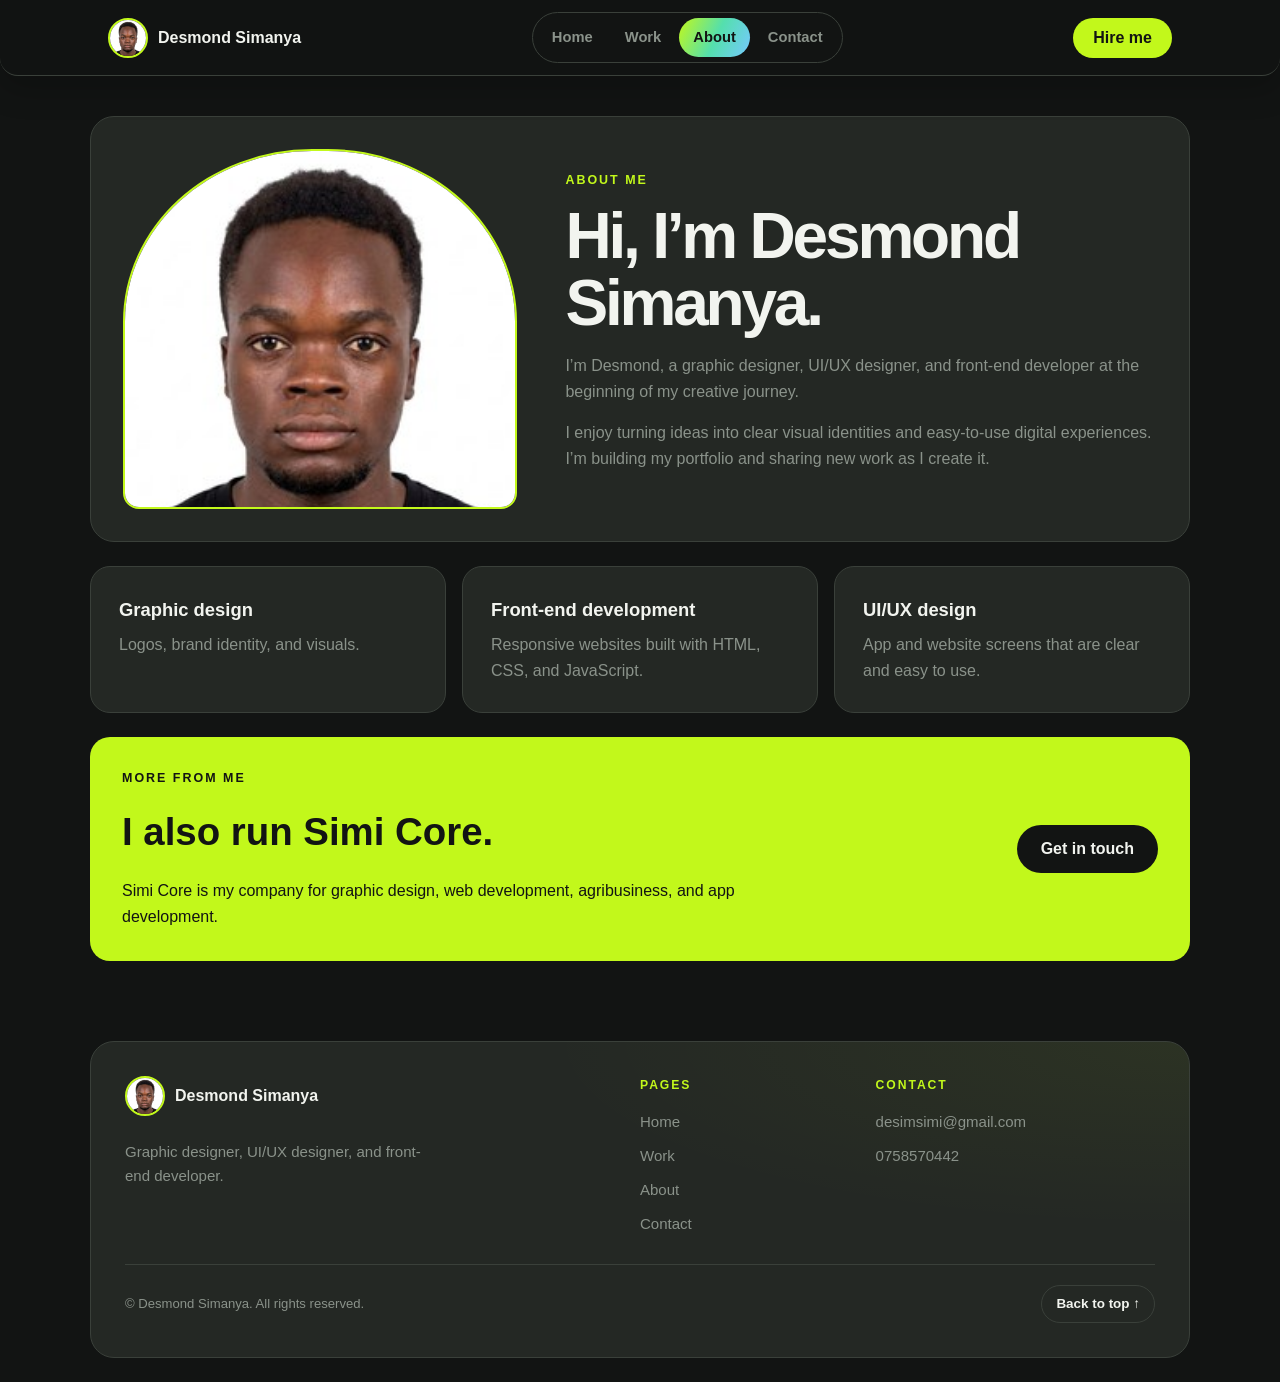
<file: about.html>
<!DOCTYPE html>
<html lang="en">
<head>
  <meta charset="UTF-8">
  <meta name="viewport" content="width=device-width, initial-scale=1">
  <meta name="description" content="Learn about Desmond Simanya, graphic designer, UI/UX designer, and front-end developer.">
  <title>About | Desmond Simanya</title>
  <link rel="stylesheet" href="css/style.css">
</head>
<body>
  <header class="site-header container" id="top">
    <a class="brand" href="index.html" aria-label="Desmond Simanya, home">
      <img src="images/avatar.jpg" alt="">
      <span>Desmond Simanya</span>
    </a>

    <button class="menu-toggle" type="button"
     aria-expanded="false"
     aria-controls="primary-navigation"
     aria-label="Open navigation">
     <span class="menu-icon" aria-hidden="true"></span>
    </button>

    <nav class="site-nav" id="primary-navigation" aria-label="Main navigation">
      <a href="index.html">Home</a>
      <a href="work.html">Work</a>
      <a href="about.html" aria-current="page">About</a>
      <a href="contact.html">Contact</a>
    </nav>

    <a class="button button-small" href="contact.html">Hire me</a>
  </header>

  <main class="container about-page">
    <section class="about-intro">
      <img src="images/avatar.jpg" alt="Portrait of Desmond Simanya">

    <div>
        <p class="eyebrow">About me</p>
         <h1>Hi, I’m Desmond Simanya.</h1>
        <p>
          I’m Desmond, a graphic designer, UI/UX designer, and front-end developer
          at the beginning of my creative journey.
        </p>
        <p>
          I enjoy turning ideas into clear visual identities and easy-to-use digital
          experiences. I’m building my portfolio and sharing new work as I create it.
        </p>
      </div>
    </section>

    <section class="services about-services" aria-label="What I do">
      <article class="service-card">
        <h2>Graphic design</h2>
        <p>Logos, brand identity, and visuals.</p>
      </article>
      <article class="service-card">
        <h2>Front-end development</h2>
        <p>Responsive websites built with HTML, CSS, and JavaScript.</p>
      </article>
      <article class="service-card">
        <h2>UI/UX design</h2>
        <p>App and website screens that are clear and easy to use.</p>
      </article>
    </section>

    <section class="about-company">
      <div>
        <p class="eyebrow">More from me</p>
        <h2>I also run Simi Core.</h2>
        <p>
          Simi Core is my company for graphic design, web development,
          agribusiness, and app development.
        </p>
      </div>
      <a class="button" href="contact.html">Get in touch</a>
    </section>
  </main>

  <footer class="site-footer container">
  <div class="footer-main">
    <section class="footer-profile">
      <a class="brand" href="index.html">
        <img src="images/avatar.jpg" alt="">
        <span>Desmond Simanya</span>
      </a>
      <p>Graphic designer, UI/UX designer, and front-end developer.</p>
    </section>

    <nav class="footer-links" aria-label="Footer navigation">
      <h2>Pages</h2>
      <a href="index.html">Home</a>
      <a href="work.html">Work</a>
      <a href="about.html">About</a>
      <a href="contact.html">Contact</a>
    </nav>

    <section class="footer-contact">
      <h2>Contact</h2>
      <a href="mailto:desimsimi@gmail.com">desimsimi@gmail.com</a>
      <a href="tel:0758570442">0758570442</a>
    </section>
  </div>

  <div class="footer-bottom">
    <small>© Desmond Simanya. All rights reserved.</small>
    <a href="#top">Back to top ↑</a>
  </div>
</footer>

  <script src="js/main.js" defer></script>
</body>
</html>
</file>
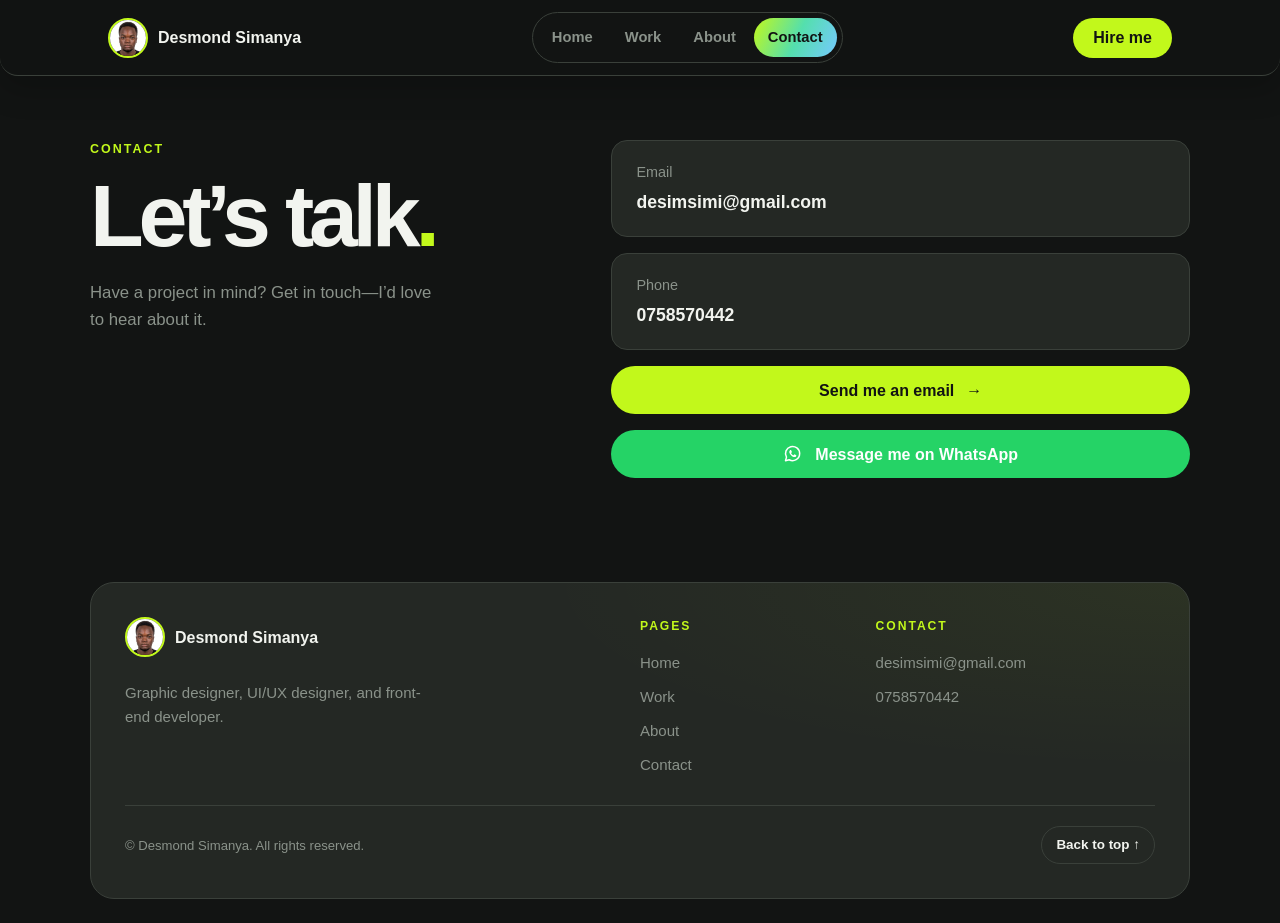
<file: contact.html>
<!DOCTYPE html>
<html lang="en">
<head>
  <meta charset="UTF-8">
  <meta name="viewport" content="width=device-width, initial-scale=1">
  <meta name="description" content="Contact Desmond Simanya about design and development projects.">
  <title>Contact | Desmond Simanya</title>
  <link rel="stylesheet" href="css/style.css">
</head>
<body>
  <header class="site-header container" id="top">
    <a class="brand" href="index.html" aria-label="Desmond Simanya, home">
      <img src="images/avatar.jpg" alt="">
      <span>Desmond Simanya</span>
    </a>

    <button
      class="menu-toggle"
      type="button"
      aria-expanded="false"
      aria-controls="primary-navigation"
      aria-label="Open navigation"
    >
      <span class="menu-icon" aria-hidden="true"></span>
    </button>

    <nav class="site-nav" id="primary-navigation" aria-label="Main navigation">
      <a href="index.html">Home</a>
      <a href="work.html">Work</a>
      <a href="about.html">About</a>
      <a href="contact.html" aria-current="page">Contact</a>
    </nav>

    <a
      class="button button-small"
      href="https://mail.google.com/mail/?view=cm&fs=1&to=desimsimi%40gmail.com"
      target="_blank"
      rel="noopener noreferrer"
    >
      Hire me
    </a>
  </header>

  <main class="container contact-page">
    <section class="contact-heading">
      <p class="eyebrow">Contact</p>
      <h1>Let’s talk<span>.</span></h1>
      <p>Have a project in mind? Get in touch—I’d love to hear about it.</p>
    </section>

    <section class="contact-details" aria-label="Contact details">
      <article class="contact-card">
        <h2>Email</h2>
        <a href="mailto:desimsimi@gmail.com">desimsimi@gmail.com</a>
      </article>

      <article class="contact-card">
        <h2>Phone</h2>
        <a href="tel:0758570442">0758570442</a>
      </article>

      <a
        class="button"
        href="https://mail.google.com/mail/?view=cm&fs=1&to=desimsimi%40gmail.com&su=Project%20enquiry"
        target="_blank"
        rel="noopener noreferrer"
      >
        Send me an email <span aria-hidden="true">→</span>
      </a>

      <a
        class="button"
        href="https://wa.me/256758570442?text=Hello%20Desmond%2C%20I%27d%20like%20to%20discuss%20a%20project."
        target="_blank"
        rel="noopener noreferrer"
      >
        <svg
          aria-hidden="true"
          focusable="false"
          width="20"
          height="20"
          viewBox="0 0 24 24"
          fill="none"
          xmlns="http://www.w3.org/2000/svg"
        >
          <path
            d="M20 11.5a8.5 8.5 0 0 1-12.6 7.4L3 20l1.2-4.2A8.5 8.5 0 1 1 20 11.5Z"
            stroke="currentColor"
            stroke-width="1.8"
            stroke-linecap="round"
            stroke-linejoin="round"
          />
          <path
            d="M8.2 7.7c.2-.4.4-.4.7-.4h.5c.2 0 .4.1.5.4l.7 1.7c.1.2.1.4-.1.6l-.6.7c-.2.2-.2.4 0 .6.5.9 1.3 1.7 2.2 2.2.2.1.4.1.6-.1l.7-.8c.2-.2.4-.2.6-.1l1.6.8c.2.1.4.3.4.5 0 .4-.2 1.1-.6 1.4-.5.4-1.1.6-1.8.5-1.1-.2-2.4-.8-3.7-2-1.2-1.1-2-2.4-2.3-3.4-.3-.9 0-1.7.6-2.6Z"
            fill="currentColor"
          />
        </svg>
        <span>Message me on WhatsApp</span>
      </a>
    </section>
  </main>

  <footer class="site-footer container">
    <div class="footer-main">
      <section class="footer-profile">
        <a class="brand" href="index.html">
          <img src="images/avatar.jpg" alt="">
          <span>Desmond Simanya</span>
        </a>
        <p>Graphic designer, UI/UX designer, and front-end developer.</p>
      </section>

      <nav class="footer-links" aria-label="Footer navigation">
        <h2>Pages</h2>
        <a href="index.html">Home</a>
        <a href="work.html">Work</a>
        <a href="about.html">About</a>
        <a href="contact.html">Contact</a>
      </nav>

      <section class="footer-contact">
        <h2>Contact</h2>
        <a href="mailto:desimsimi@gmail.com">desimsimi@gmail.com</a>
        <a href="tel:0758570442">0758570442</a>
      </section>
    </div>

    <div class="footer-bottom">
      <small>© Desmond Simanya. All rights reserved.</small>
      <a href="#top">Back to top ↑</a>
    </div>
  </footer>

  <script src="js/main.js" defer></script>
</body>
</html>
</file>
<file: css/style.css>
:root {
  --color-bg: #121413;
  --color-surface: #242824;
  --color-accent: #C2F81B;
  --color-text: #F2F4EF;
  --color-muted: #8A928A;
  --color-border: #3A403A;
}

* {
  box-sizing: border-box;
}

html {
  scroll-behavior: smooth;
}

body {
  margin: 0;
  background: var(--color-bg);
  color: var(--color-text);
  font-family: Arial, sans-serif;
  line-height: 1.6;
}

img {
  display: block;
  max-width: 100%;
}

a {
  color: inherit;
  text-decoration: none;
}

a:focus-visible {
  outline: 3px solid var(--color-accent);
  outline-offset: 4px;
}

.container {
  width: min(1100px, calc(100% - 40px));
  margin-inline: auto;
}

/* Header */

.site-header {
  position: sticky;
  top: 0;
  z-index: 20;
  min-height: 76px;
  width: 100%;
  max-width: none;
  display: flex;
  align-items: center;
  justify-content: space-between;
  gap: 24px;
  margin: 0;
  padding: 10px max(20px, calc((100vw - 1100px) / 2 + 18px));
  border: 0;
  border-bottom: 1px solid var(--color-border);
  border-radius: 0 0 18px 18px;
  background: rgb(18 20 19 / 92%);
  box-shadow: 0 12px 32px rgb(0 0 0 / 22%);
  -webkit-backdrop-filter: blur(16px);
  backdrop-filter: blur(16px);
}

.brand {
  display: inline-flex;
  align-items: center;
  gap: 10px;
  font-weight: 700;
}

.brand img {
  width: 40px;
  height: 40px;
  border: 2px solid var(--color-accent);
  border-radius: 50%;
  object-fit: cover;
}

.site-header nav {
  position: relative;
  isolation: isolate;
  display: flex;
  align-items: center;
  gap: 4px;
  padding: 5px;
  border: 1px solid var(--color-border);
  border-radius: 999px;
  background: var(--color-bg);
}

.site-header nav::before {
  position: absolute;
  z-index: 0;
  top: 5px;
  bottom: 5px;
  left: var(--active-left, 5px);
  width: var(--active-width, 0px);
  border-radius: 999px;
  background: linear-gradient(115deg, #c2f81b 0%, #54dfad 52%, #75c9ff 100%);
  content: "";
  opacity: var(--active-opacity, 0);
  transition:
    left 360ms cubic-bezier(0.2, 0.75, 0.25, 1),
    width 360ms cubic-bezier(0.2, 0.75, 0.25, 1),
    opacity 160ms ease;
  pointer-events: none;
}

.site-header nav a {
  position: relative;
  z-index: 1;
  padding: 8px 14px;
  border-radius: 999px;
  color: var(--color-muted);
  font-size: 0.92rem;
  font-weight: 700;
  transition: color 160ms ease, background-color 160ms ease;
}

.site-header nav a:hover {
  color: var(--color-text);
  background: var(--color-surface);
}

.site-header nav a[aria-current="page"],
.site-header nav a[aria-current="location"] {
  color: #121413;
  background: transparent;
}

.menu-toggle {
  display: none;
}

.menu-icon {
  position: relative;
  display: block;
  width: 20px;
  height: 2px;
  border-radius: 2px;
  background: currentColor;
  transition: background-color 180ms ease;
}

.menu-icon::before,
.menu-icon::after {
  position: absolute;
  left: 0;
  width: 20px;
  height: 2px;
  border-radius: 2px;
  background: currentColor;
  content: "";
  transition: top 180ms ease, transform 180ms ease;
}

.menu-icon::before {
  top: -6px;
}

.menu-icon::after {
  top: 6px;
}

.menu-toggle[aria-expanded="true"] .menu-icon {
  background: transparent;
}

.menu-toggle[aria-expanded="true"] .menu-icon::before {
  top: 0;
  transform: rotate(45deg);
}

.menu-toggle[aria-expanded="true"] .menu-icon::after {
  top: 0;
  transform: rotate(-45deg);
}

.site-footer a {
  transition: color 160ms ease;
}

.site-footer a:hover {
  color: var(--color-accent);
}

/* Buttons */

.button {
  display: inline-flex;
  align-items: center;
  justify-content: center;
  gap: 12px;
  min-height: 48px;
  padding: 0 24px;
  border: 0;
  border-radius: 999px;
  background: var(--color-accent);
  color: var(--color-bg);
  font-weight: 700;
  cursor: pointer;
  transition: transform 180ms ease, filter 180ms ease, box-shadow 180ms ease;
}

.button:hover {
  transform: translateY(-2px);
  filter: brightness(1.05);
  box-shadow: 0 8px 20px rgb(194 248 27 / 18%);
}

.button-small {
  min-height: 40px;
  padding-inline: 20px;
}

/* Home hero */

.hero {
  display: grid;
  grid-template-columns: minmax(0, 1.2fr) minmax(240px, 0.8fr);
  grid-template-areas:
    "eyebrow photo"
    "title photo"
    "intro photo"
    "action photo";
  align-items: center;
  column-gap: 48px;
  min-height: 520px;
  margin-top: 20px;
  padding: 56px 7%;
  overflow: hidden;
  border: 1px solid var(--color-border);
  border-radius: 24px;
  background: var(--color-surface);
}

.hero .eyebrow {
  grid-area: eyebrow;
}

.eyebrow {
  margin: 0 0 12px;
  color: var(--color-accent);
  font-size: 0.78rem;
  font-weight: 700;
  letter-spacing: 0.16em;
  text-transform: uppercase;
}

.hero h1 {
  grid-area: title;
  margin: 0;
  color: var(--color-accent);
  font-size: clamp(4rem, 9vw, 7.5rem);
  line-height: 0.88;
  letter-spacing: -0.07em;
  text-transform: uppercase;
}

.hero-intro {
  grid-area: intro;
  max-width: 440px;
  margin: 20px 0;
  color: var(--color-text);
  font-size: 1.1rem;
}

.hero > .button {
  grid-area: action;
  justify-self: start;
}

.hero-photo {
  grid-area: photo;
  align-self: end;
  width: 100%;
  height: 390px;
  border: 2px solid var(--color-accent);
  border-radius: 48% 48% 16px 16px;
  background: var(--color-bg);
  object-fit: cover;
  object-position: center top;
}

/* Services */

.services {
  display: grid;
  grid-template-columns: repeat(3, minmax(0, 1fr));
  gap: 16px;
  margin-top: 24px;
}

.service-card,
.selected-work {
  border: 1px solid var(--color-border);
  border-radius: 20px;
  background: var(--color-surface);
}

.service-card {
  padding: 28px;
}

.service-card h2,
.service-card h3 {
  margin: 0 0 8px;
  color: var(--color-text);
  font-size: 1.15rem;
}

.service-card p {
  margin: 0;
  color: var(--color-muted);
}

/* Selected work */

.selected-work {
  margin-top: 24px;
  padding: 32px;
}

.section-heading {
  display: flex;
  align-items: center;
  justify-content: space-between;
  gap: 20px;
  margin-bottom: 24px;
}

.section-heading h2,
.contact-banner h2 {
  margin: 0;
  font-size: clamp(1.8rem, 4vw, 2.5rem);
}

.section-heading .eyebrow {
  margin-bottom: 4px;
}

.section-heading > a {
  font-weight: 700;
}

.section-heading > a:hover {
  color: var(--color-accent);
}

.work-grid {
  display: grid;
  grid-template-columns: repeat(3, minmax(0, 1fr));
  gap: 20px;
}

.work-card {
  display: block;
}

.work-image {
  min-height: 190px;
  margin-bottom: 12px;
  border: 1px solid var(--color-border);
  border-radius: 14px;
  background: linear-gradient(135deg, #343A34, #2B302B);
  transition: border-color 160ms ease, transform 160ms ease;
}

.work-card:hover .work-image {
  transform: translateY(-3px);
  border-color: var(--color-accent);
}

.work-card h3,
.work-card p {
  margin: 0;
}

.work-card h3 {
  font-size: 1rem;
}

.work-card p {
  color: var(--color-muted);
}

/* Contact banner and footer */

.contact-banner {
  margin-top: 24px;
  padding: 40px 24px;
  border-radius: 20px;
  background: var(--color-accent);
  color: var(--color-bg);
  text-align: center;
}

.contact-banner .eyebrow {
  color: var(--color-bg);
}

.contact-banner .button {
  margin-top: 18px;
  background: var(--color-bg);
  color: var(--color-text);
}

.site-footer {
  display: grid;
  gap: 28px;
  margin-top: 56px;
  margin-bottom: 24px;
  padding: 34px;
  border: 1px solid var(--color-border);
  border-radius: 24px;
  background:
    radial-gradient(ellipse at 100% 0%, rgb(194 248 27 / 5%), transparent 42%),
    var(--color-surface);
}

.site-footer p {
  margin: 0;
}

/* Responsive layout */

@media (max-width: 700px) {
  .site-header {
    display: grid;
    grid-template-columns: minmax(0, 1fr) auto auto;
    gap: 10px;
    padding: 10px 16px;
  }

  .hero {
    grid-template-columns: 1fr;
    grid-template-areas:
      "eyebrow"
      "title"
      "intro"
      "action"
      "photo";
    row-gap: 8px;
    min-height: 0;
    padding: 40px 24px 0;
  }

  .hero h1 {
    font-size: clamp(3.5rem, 16vw, 6rem);
  }

  .hero-intro {
    margin: 16px 0;
  }

  .hero-photo {
    justify-self: center;
    width: min(280px, 85%);
    height: 300px;
    margin-top: 24px;
  }

  .services,
  .work-grid {
    grid-template-columns: 1fr;
  }

  .selected-work {
    padding: 24px;
  }

  .work-image {
    min-height: 220px;
  }

  .section-heading {
    align-items: flex-start;
  }
}

@media (prefers-reduced-motion: reduce) {
  html {
    scroll-behavior: auto;
  }

  *,
  *::before,
  *::after {
    transition-duration: 0.01ms !important;
    animation-duration: 0.01ms !important;
    animation-iteration-count: 1 !important;
    scroll-behavior: auto !important;
  }
}

.motion-ready .reveal-on-scroll {
  opacity: 0;
  transform: translateY(22px);
}

.motion-ready .reveal-on-scroll.is-visible {
  animation: reveal-content 620ms cubic-bezier(0.2, 0.7, 0.25, 1) both;
}

.motion-ready .service-card.reveal-on-scroll:nth-child(2),
.motion-ready .contact-card.reveal-on-scroll:nth-child(2) {
  animation-delay: 80ms;
}

.motion-ready .service-card.reveal-on-scroll:nth-child(3) {
  animation-delay: 150ms;
}

@keyframes reveal-content {
  from {
    opacity: 0;
    transform: translateY(22px);
  }

  to {
    opacity: 1;
    transform: translateY(0);
  }
}

.portfolio-page {
  padding-top: 56px;
  padding-bottom: 24px;
}

.portfolio-intro {
  max-width: 640px;
  margin-bottom: 32px;
}

.portfolio-intro h1 {
  margin: 0;
  font-size: clamp(2.5rem, 7vw, 5rem);
  line-height: 1;
  letter-spacing: -0.06em;
}

.portfolio-intro h1 span {
  color: var(--color-accent);
}

.section-heading h2 span {
  color: var(--color-accent);
}

.portfolio-intro-copy {
  max-width: 640px;
  margin: -20px 0 28px;
  color: var(--color-muted);
}

.portfolio-intro > p:last-child,
.portfolio-card > p {
  color: var(--color-muted);
}

.portfolio-grid {
  display: grid;
  grid-template-columns: repeat(3, minmax(0, 1fr));
  gap: 28px 20px;
}

.portfolio-card h2 {
  margin: 12px 0 2px;
  font-size: 1rem;
}

.portfolio-card > p {
  margin: 0;
}

.portfolio-preview {
  display: grid;
  min-height: 240px;
  place-items: center;
  border: 1px solid var(--color-border);
  border-radius: 16px;
  background: linear-gradient(135deg, #343a34, var(--color-surface));
  color: var(--color-muted);
}

.work-gallery-page {
  padding-top: 40px;
}

.work-gallery-page .portfolio-intro {
  position: relative;
  max-width: none;
  margin-bottom: 28px;
  padding: clamp(30px, 6vw, 64px);
  overflow: hidden;
  border: 1px solid var(--color-border);
  border-radius: 26px;
  background:
    radial-gradient(ellipse at 92% 18%, rgb(194 248 27 / 13%), transparent 34%),
    linear-gradient(125deg, var(--color-surface), #191d19 78%);
}

.work-gallery-page .portfolio-intro::after {
  position: absolute;
  right: 7%;
  bottom: -115px;
  width: 250px;
  aspect-ratio: 1;
  border: 1px solid rgb(194 248 27 / 20%);
  border-radius: 50%;
  content: "";
  box-shadow:
    0 0 0 24px rgb(194 248 27 / 4%),
    0 0 0 52px rgb(194 248 27 / 3%);
  pointer-events: none;
}

.work-gallery-page .portfolio-intro h1 {
  max-width: 720px;
  font-size: clamp(3.2rem, 8vw, 6.5rem);
}

.work-gallery-page .portfolio-intro > p:last-child {
  max-width: 510px;
  margin: 18px 0 0;
  color: var(--color-muted);
  font-size: 1.05rem;
}

.work-gallery-page .portfolio-filters {
  gap: 8px;
  margin-bottom: 28px;
  padding: 8px;
  border: 1px solid var(--color-border);
  border-radius: 18px;
  background: var(--color-surface);
}

.work-gallery-page .portfolio-filters button {
  min-height: 40px;
  padding-inline: 16px;
  border-color: transparent;
  color: var(--color-muted);
  font-size: 0.9rem;
  font-weight: 700;
  transition:
    background-color 160ms ease,
    border-color 160ms ease,
    color 160ms ease,
    transform 160ms ease;
}

.work-gallery-page .portfolio-filters button:hover {
  transform: translateY(-1px);
  border-color: var(--color-border);
  background: var(--color-bg);
  color: var(--color-text);
}

.work-gallery-page .portfolio-filters button[aria-pressed="true"] {
  border-color: var(--color-accent);
  background: var(--color-accent);
  color: var(--color-bg);
}

.work-gallery-page .portfolio-grid {
  gap: 24px;
}

.work-gallery-page .portfolio-card {
  min-width: 0;
  padding: 12px;
  border: 1px solid var(--color-border);
  border-radius: 20px;
  background: var(--color-surface);
  transition: transform 180ms ease, border-color 180ms ease, box-shadow 180ms ease;
}

.work-gallery-page .portfolio-card:hover {
  transform: translateY(-4px);
  border-color: rgb(194 248 27 / 60%);
  box-shadow: 0 18px 36px rgb(0 0 0 / 22%);
}

.work-gallery-page .portfolio-art {
  aspect-ratio: 4 / 3;
  border: 0;
  border-radius: 12px;
  background: var(--color-bg);
  transition: transform 220ms ease;
}

.portfolio-image-button {
  display: block;
  width: 100%;
  padding: 0;
  overflow: hidden;
  border: 0;
  border-radius: 12px;
  background: var(--color-bg);
  cursor: zoom-in;
}

.portfolio-image-button:focus-visible {
  outline: 3px solid var(--color-accent);
  outline-offset: 4px;
}

.portfolio-image-button .portfolio-art {
  transition: transform 220ms ease;
}

.portfolio-image-button:hover .portfolio-art {
  transform: scale(1.025);
}

.work-gallery-page .portfolio-card:hover .portfolio-art {
  transform: scale(0.985);
}

.work-gallery-page .portfolio-card h2 {
  margin: 14px 4px 2px;
  font-size: 1.05rem;
}

.work-gallery-page .portfolio-card > p {
  margin: 0 4px 4px;
  font-size: 0.9rem;
}

.work-gallery-page .portfolio-coming-soon {
  padding: 32px;
  border-color: var(--color-border);
  background: var(--color-surface);
}

.website-project-link {
  display: flex;
  min-height: 200px;
  flex-direction: column;
  align-items: center;
  justify-content: center;
  gap: 14px;
  border: 1px solid var(--color-border);
  border-radius: 12px;
  background:
    radial-gradient(circle at 50% 45%, rgb(194 248 27 / 12%), transparent 48%),
    var(--color-bg);
  color: var(--color-accent);
  font-weight: 700;
  transition: border-color 180ms ease, background-color 180ms ease;
}

.website-project-link:hover {
  border-color: var(--color-accent);
  background-color: #1a2017;
}

.website-project-icon {
  display: grid;
  width: 58px;
  height: 58px;
  place-items: center;
  border: 1px solid rgb(194 248 27 / 40%);
  border-radius: 18px;
  background: rgb(194 248 27 / 9%);
  font-size: 2rem;
}

.project-preview-dialog {
  width: min(94vw, 1100px);
  max-width: none;
  max-height: 92dvh;
  padding: 0;
  overflow: visible;
  border: 1px solid var(--color-border);
  border-radius: 20px;
  background: var(--color-surface);
  color: var(--color-text);
  box-shadow: 0 24px 80px rgb(0 0 0 / 55%);
}

.project-preview-dialog::backdrop {
  background: rgb(0 0 0 / 82%);
  backdrop-filter: blur(6px);
}

.project-preview-content {
  position: relative;
  display: grid;
  max-height: 92dvh;
  gap: 12px;
  padding: 16px;
}

.project-preview-content img {
  width: 100%;
  max-height: calc(92dvh - 80px);
  border-radius: 12px;
  background: var(--color-bg);
  object-fit: contain;
}

.project-preview-content p {
  margin: 0;
  color: var(--color-text);
  font-weight: 700;
  text-align: center;
}

.project-preview-close {
  position: absolute;
  z-index: 1;
  top: 24px;
  right: 24px;
  display: grid;
  width: 42px;
  height: 42px;
  place-items: center;
  border: 1px solid rgb(255 255 255 / 28%);
  border-radius: 50%;
  background: rgb(18 20 19 / 86%);
  color: var(--color-text);
  font: inherit;
  font-size: 1.7rem;
  line-height: 1;
  cursor: pointer;
  transition: border-color 160ms ease, color 160ms ease;
}

.project-preview-close:hover {
  border-color: var(--color-accent);
  color: var(--color-accent);
}

@media (max-width: 700px) {
  .portfolio-page {
    padding-top: 36px;
  }

  .portfolio-grid {
    grid-template-columns: 1fr;
    gap: 24px;
  }

  .portfolio-preview {
    min-height: 260px;
  }

  .work-gallery-page {
    padding-top: 28px;
  }

  .work-gallery-page .portfolio-intro {
    padding: 34px 24px;
    border-radius: 22px;
  }

  .work-gallery-page .portfolio-intro h1 {
    font-size: clamp(3rem, 14vw, 4.8rem);
  }

  .work-gallery-page .portfolio-filters {
    gap: 6px;
    padding: 8px;
    border-radius: 16px;
  }

  .work-gallery-page .portfolio-filters button {
    min-height: 38px;
    padding-inline: 12px;
    font-size: 0.84rem;
  }

  .work-gallery-page .portfolio-grid {
    gap: 18px;
  }

  .website-project-link {
    min-height: 180px;
  }

  .project-preview-content {
    padding: 10px;
  }

  .project-preview-close {
    top: 16px;
    right: 16px;
  }
}

/* About page */

.about-page {
  padding-top: 40px;
  padding-bottom: 24px;
}

.about-intro {
  display: grid;
  grid-template-columns: minmax(220px, 0.8fr) minmax(0, 1.2fr);
  align-items: center;
  gap: 48px;
  padding: 32px;
  border: 1px solid var(--color-border);
  border-radius: 24px;
  background: var(--color-surface);
}

.about-intro > img {
  width: 100%;
  height: 360px;
  border: 2px solid var(--color-accent);
  border-radius: 48% 48% 16px 16px;
  background: var(--color-bg);
  object-fit: cover;
  object-position: center top;
}

.about-intro h1 {
  margin: 0 0 16px;
  font-size: clamp(2.2rem, 5vw, 4rem);
  line-height: 1.05;
  letter-spacing: -0.05em;
}

.about-intro h2 {
  margin: 0 0 16px;
  font-size: clamp(2.2rem, 5vw, 4rem);
  line-height: 1.05;
  letter-spacing: -0.05em;
}

.about-intro > div > p:not(.eyebrow) {
  color: var(--color-muted);
}

.about-services {
  margin-top: 24px;
}

.about-company {
  display: flex;
  align-items: center;
  justify-content: space-between;
  gap: 24px;
  margin-top: 24px;
  padding: 32px;
  border-radius: 20px;
  background: var(--color-accent);
  color: var(--color-bg);
}

.about-company .eyebrow {
  color: var(--color-bg);
}

.about-company h2 {
  margin: 0;
  font-size: clamp(1.6rem, 4vw, 2.4rem);
}

.about-company p:last-child {
  max-width: 650px;
  margin-bottom: 0;
}

.about-company .button {
  flex-shrink: 0;
  background: var(--color-bg);
  color: var(--color-text);
}

@media (max-width: 700px) {
  .about-intro {
    grid-template-columns: 1fr;
    gap: 28px;
    padding: 24px;
  }

  .about-intro > img {
    height: 300px;
    max-width: 280px;
    justify-self: center;
  }

  .about-company {
    align-items: flex-start;
    flex-direction: column;
    padding: 24px;
  }
}


/* Contact page */

.contact-page {
  display: grid;
  grid-template-columns: minmax(0, 0.9fr) minmax(280px, 1.1fr);
  align-items: start;
  gap: 48px;
  padding-top: 64px;
  padding-bottom: 48px;
}

.contact-heading h1 {
  margin: 0;
  font-size: clamp(3rem, 7vw, 5.5rem);
  line-height: 1;
  letter-spacing: -0.06em;
}

.contact-heading h1 span {
  color: var(--color-accent);
}

.contact-heading > p:last-child {
  max-width: 420px;
  color: var(--color-muted);
}

.contact-details {
  display: grid;
  gap: 16px;
}

.contact-card {
  padding: 20px 24px;
  border: 1px solid var(--color-border);
  border-radius: 16px;
  background: var(--color-surface);
}

.contact-card h2 {
  margin: 0 0 4px;
  color: var(--color-muted);
  font-size: 0.9rem;
  font-weight: 400;
}

.contact-card a {
  font-size: 1.1rem;
  font-weight: 700;
  overflow-wrap: anywhere;
}

.contact-card a:hover {
  color: var(--color-accent);
}

.contact-details > .button[href^="https://wa.me/"] {
  background: #25D366;
  color: #fff;
}

.one-page-section {
  scroll-margin-top: 112px;
}

.contact-page.one-page-section {
  position: relative;
  isolation: isolate;
  margin-top: 40px;
  padding: clamp(28px, 6vw, 64px);
  overflow: hidden;
  border: 1px solid var(--color-border);
  border-radius: 28px;
  background:
    radial-gradient(ellipse at 4% 0%, rgb(194 248 27 / 9%), transparent 48%),
    var(--color-surface);
}

.contact-page.one-page-section::after {
  position: absolute;
  z-index: -1;
  top: -110px;
  right: -80px;
  width: 300px;
  aspect-ratio: 1;
  border: 1px solid rgb(194 248 27 / 12%);
  border-radius: 50%;
  content: "";
  box-shadow:
    0 0 0 28px rgb(194 248 27 / 3%),
    0 0 0 58px rgb(194 248 27 / 2%);
}

.contact-heading h2 {
  margin: 0;
  font-size: clamp(3.2rem, 7vw, 6rem);
  line-height: 0.98;
  letter-spacing: -0.075em;
}

.contact-heading h2 span {
  color: var(--color-accent);
}

.contact-heading > p:not(.eyebrow):not(.contact-availability) {
  max-width: 360px;
  margin: 20px 0 0;
  color: var(--color-muted);
  font-size: 1.05rem;
}

.contact-availability {
  display: inline-flex;
  align-items: center;
  gap: 9px;
  margin: 28px 0 0;
  padding: 9px 13px;
  border: 1px solid var(--color-border);
  border-radius: 999px;
  background: rgb(18 20 19 / 55%);
  color: var(--color-text);
  font-size: 0.84rem;
  font-weight: 700;
}

.contact-availability span {
  width: 8px;
  height: 8px;
  border-radius: 50%;
  background: var(--color-accent);
  box-shadow: 0 0 12px rgb(194 248 27 / 65%);
}

.contact-details h3 {
  margin: 0 0 4px;
  color: var(--color-muted);
  font-size: 0.9rem;
  font-weight: 400;
}

.contact-page.one-page-section .contact-details {
  gap: 12px;
}

.contact-page.one-page-section .contact-card {
  padding: 18px 20px;
  border-color: rgb(138 146 138 / 20%);
  border-radius: 16px;
  background: rgb(18 20 19 / 58%);
  transition: border-color 180ms ease, transform 180ms ease;
}

.contact-page.one-page-section .contact-card:hover {
  transform: translateY(-2px);
  border-color: rgb(194 248 27 / 55%);
}

.contact-page.one-page-section .contact-card a {
  display: inline-block;
  transition: color 160ms ease;
}

.contact-page.one-page-section .contact-details > .button {
  justify-self: stretch;
  min-height: 52px;
  margin-top: 4px;
}

.contact-page.one-page-section .contact-details > .button[href^="https://mail.google.com"] {
  border: 1px solid var(--color-border);
  background: transparent;
  color: var(--color-text);
}

.contact-page.one-page-section .contact-details > .button[href^="https://mail.google.com"]:hover {
  border-color: var(--color-accent);
  color: var(--color-accent);
}

.contact-page.one-page-section .contact-details > .button[href^="https://wa.me/"] {
  color: #102015;
}

@media (max-width: 700px) {
  .contact-page {
    grid-template-columns: 1fr;
    gap: 24px;
    padding-top: 40px;
  }

  .contact-page.one-page-section {
    gap: 28px;
    margin-top: 24px;
    padding: 28px 22px;
    border-radius: 22px;
  }

  .contact-page.one-page-section::after {
    top: -155px;
    right: -155px;
    width: 250px;
  }

  .contact-heading h2 {
    font-size: clamp(3.2rem, 16vw, 4.8rem);
  }

  .contact-availability {
    margin-top: 20px;
  }

  .contact-page.one-page-section .contact-card {
    padding: 16px;
  }
}

.site-nav a[aria-current="page"],
.site-nav a[aria-current="location"] {
  color: var(--color-bg);
}

@media (max-width: 700px) {
  .site-header {
    grid-template-columns: minmax(0, 1fr) auto auto;
  }

  .brand {
    min-width: 0;
    gap: 8px;
    font-size: 0.9rem;
  }

  .brand span {
    overflow: hidden;
    text-overflow: ellipsis;
    white-space: nowrap;
  }

  .brand img {
    width: 36px;
    height: 36px;
    flex-shrink: 0;
  }

  .site-header > .button-small {
    display: inline-flex;
    grid-column: 2;
    grid-row: 1;
    min-height: 38px;
    padding-inline: 13px;
    font-size: 0.82rem;
    white-space: nowrap;
  }

  .menu-toggle {
    display: grid;
    grid-column: 3;
    grid-row: 1;
    width: 44px;
    height: 44px;
    place-items: center;
    border: 1px solid var(--color-border);
    border-radius: 50%;
    background: var(--color-bg);
    color: var(--color-text);
    cursor: pointer;
    transition: border-color 160ms ease, color 160ms ease, transform 160ms ease;
  }

  .menu-toggle:hover,
  .menu-toggle[aria-expanded="true"] {
    border-color: var(--color-accent);
    color: var(--color-accent);
  }

  .menu-toggle:active {
    transform: scale(0.94);
  }

  .menu-toggle:focus-visible {
    outline: 3px solid var(--color-accent);
    outline-offset: 3px;
  }

  .site-header nav {
    isolation: auto;
    display: none;
    position: absolute;
    z-index: 5;
    top: calc(100% + 8px);
    right: 0;
    left: 0;
    width: auto;
    flex-direction: column;
    align-items: stretch;
    gap: 4px;
    padding: 10px;
    border: 1px solid var(--color-border);
    border-radius: 18px;
    background: rgb(36 40 36 / 96%);
    box-shadow: 0 18px 38px rgb(0 0 0 / 40%);
    backdrop-filter: blur(14px);
  }

  .site-header nav::before {
    display: none;
  }

  .site-header nav.is-open {
    display: flex;
  }

  .site-header nav a {
    padding: 12px;
    border-radius: 8px;
    font-size: 0.98rem;
  }

  .site-header nav a:hover,
  .site-header nav a[aria-current="page"],
  .site-header nav a[aria-current="location"] {
    background: var(--color-bg);
  }

  .site-header nav a[aria-current="page"],
  .site-header nav a[aria-current="location"] {
    color: var(--color-bg);
    background: linear-gradient(115deg, #c2f81b 0%, #54dfad 52%, #75c9ff 100%);
  }

  .one-page-section {
    scroll-margin-top: 96px;
  }

  .portfolio-page.one-page-section {
    padding-top: 40px;
  }
}

.work-in-progress {
  padding: 32px;
  border: 1px dashed var(--color-border);
  border-radius: 14px;
  text-align: center;
}

.work-in-progress p {
  margin: 0;
}

.work-in-progress p:first-child {
  font-size: 1.2rem;
  font-weight: 700;
}

.work-in-progress p:last-child {
  margin-top: 8px;
  color: var(--color-muted);
}

.footer-main {
  display: grid;
  grid-template-columns: minmax(0, 1.7fr) minmax(120px, 0.7fr) minmax(190px, 1fr);
  gap: 40px;
}

.footer-profile p {
  max-width: 320px;
  margin-top: 16px;
  color: var(--color-muted);
  font-size: 0.94rem;
}

.footer-links,
.footer-contact {
  display: flex;
  flex-direction: column;
  align-items: flex-start;
  gap: 10px;
}

.footer-links h2,
.footer-contact h2 {
  margin: 0 0 4px;
  color: var(--color-accent);
  font-size: 0.76rem;
  letter-spacing: 0.16em;
  text-transform: uppercase;
}

.footer-links a,
.footer-contact a {
  color: var(--color-muted);
  font-size: 0.94rem;
  transition: color 160ms ease, transform 160ms ease;
}

.footer-links a:hover,
.footer-contact a:hover {
  color: var(--color-accent);
  transform: translateX(3px);
}

.footer-bottom {
  display: flex;
  align-items: center;
  justify-content: space-between;
  flex-wrap: wrap;
  gap: 16px;
  padding-top: 20px;
  border-top: 1px solid var(--color-border);
}

.footer-bottom small {
  color: var(--color-muted);
  font-size: 0.82rem;
}

.footer-bottom > a {
  display: inline-flex;
  align-items: center;
  min-height: 38px;
  padding: 0 14px;
  border: 1px solid var(--color-border);
  border-radius: 999px;
  color: var(--color-text);
  font-size: 0.84rem;
  font-weight: 700;
  transition: border-color 160ms ease, color 160ms ease, background-color 160ms ease;
}

.footer-bottom > a:hover {
  border-color: var(--color-accent);
  background: var(--color-accent);
  color: var(--color-bg);
}

@media (max-width: 700px) {
  .footer-main {
    grid-template-columns: 1fr 1fr;
    gap: 28px 20px;
  }

  .footer-profile {
    grid-column: 1 / -1;
  }

  .site-footer {
    gap: 24px;
    margin-top: 36px;
    padding: 26px 22px;
    border-radius: 20px;
  }

  .footer-bottom {
    align-items: flex-start;
  }
}

@media (max-width: 420px) {
  .footer-main {
    grid-template-columns: 1fr;
  }

  .footer-profile {
    grid-column: auto;
  }
}

/* Full-bleed panels keep their content aligned to the site grid. */

.edge-panel {
  width: 100%;
  max-width: none;
  margin-inline: 0;
  padding-inline: max(20px, calc((100vw - 1100px) / 2 + 20px));
  border-radius: 0;
}

.hero.edge-panel {
  border-right: 0;
  border-left: 0;
}

#work.edge-panel {
  margin-top: 40px;
  padding-top: 48px;
  padding-bottom: 48px;
  border-block: 1px solid var(--color-border);
  background:
    radial-gradient(ellipse at 92% 0%, rgb(194 248 27 / 5%), transparent 38%),
    var(--color-surface);
}

#about.edge-panel {
  padding-top: 56px;
  padding-bottom: 56px;
  background: linear-gradient(180deg, rgb(36 40 36 / 40%), transparent);
}

#about.edge-panel > .about-intro,
#about.edge-panel > .about-services,
#about.edge-panel > .about-company {
  width: 100%;
  max-width: 1100px;
  margin-right: auto;
  margin-left: auto;
}

#about.edge-panel > .about-services,
#about.edge-panel > .about-company {
  margin-top: 24px;
}

.contact-page.edge-panel {
  width: 100%;
  max-width: none;
  margin-inline: 0;
  padding: 56px max(20px, calc((100vw - 1100px) / 2 + 40px));
  border: 0;
  border-block: 1px solid var(--color-border);
  border-radius: 0;
}

.site-footer.edge-panel {
  width: 100%;
  max-width: none;
  margin-inline: 0;
  padding-right: max(20px, calc((100vw - 1100px) / 2 + 34px));
  padding-left: max(20px, calc((100vw - 1100px) / 2 + 34px));
  border-right: 0;
  border-left: 0;
  border-radius: 0;
}

.site-footer.edge-panel > .footer-main,
.site-footer.edge-panel > .footer-bottom {
  width: 100%;
  max-width: 1100px;
  margin-right: auto;
  margin-left: auto;
}

.edge-to-edge-layout .portfolio-intro {
  width: 100vw;
  max-width: none;
  margin-left: calc(50% - 50vw);
  padding-right: max(24px, calc((100vw - 1100px) / 2 + 64px));
  padding-left: max(24px, calc((100vw - 1100px) / 2 + 64px));
  border-right: 0;
  border-left: 0;
  border-radius: 0;
}

@media (max-width: 700px) {
  #work.edge-panel {
    margin-top: 24px;
    padding-top: 36px;
    padding-bottom: 36px;
  }

  #about.edge-panel {
    padding-top: 40px;
    padding-bottom: 40px;
  }

  .contact-page.edge-panel {
    padding: 36px 20px;
  }

  .site-footer.edge-panel {
    padding-right: 20px;
    padding-left: 20px;
  }

  .edge-to-edge-layout .portfolio-intro {
    padding-right: 24px;
    padding-left: 24px;
  }
}

.portfolio-art {
  width: 100%;
  aspect-ratio: 1;
  border: 1px solid var(--color-border);
  border-radius: 16px;
  object-fit: cover;
}

.portfolio-filters {
  display: flex;
  flex-wrap: wrap;
  gap: 10px;
  margin-bottom: 24px;
}

.portfolio-filters button {
  min-height: 42px;
  padding: 0 18px;
  border: 1px solid var(--color-border);
  border-radius: 999px;
  background: transparent;
  color: var(--color-text);
  font: inherit;
  cursor: pointer;
}

.portfolio-filters button:hover,
.portfolio-filters button[aria-pressed="true"] {
  border-color: var(--color-accent);
  background: var(--color-accent);
  color: var(--color-bg);
}

.portfolio-card[hidden],
.portfolio-coming-soon[hidden] {
  display: none;
}

.portfolio-coming-soon {
  margin-top: 20px;
  padding: 24px;
  border: 1px dashed var(--color-border);
  border-radius: 16px;
  color: var(--color-muted);
  text-align: center;
}

/* Admin page */

.admin-body {
  min-height: 100vh;
  background:
    radial-gradient(ellipse at 50% -15%, rgb(194 248 27 / 9%), transparent 42%),
    var(--color-bg);
}

.admin-page {
  max-width: 820px;
  padding-top: 32px;
  padding-bottom: 80px;
}

.admin-page > a {
  display: inline-flex;
  align-items: center;
  min-height: 40px;
  padding: 0 14px;
  border: 1px solid var(--color-border);
  border-radius: 999px;
  background: rgb(36 40 36 / 70%);
  color: var(--color-muted);
  font-size: 0.9rem;
  transition: color 160ms ease, border-color 160ms ease, background-color 160ms ease;
}

.admin-page > a:hover {
  border-color: var(--color-accent);
  background: var(--color-surface);
  color: var(--color-accent);
}

.admin-heading {
  margin: 48px 0 28px;
  padding: 0 4px;
}

.admin-heading .eyebrow {
  display: inline-flex;
  align-items: center;
  gap: 8px;
  margin-bottom: 14px;
}

.admin-heading .eyebrow::before {
  width: 7px;
  height: 7px;
  border-radius: 50%;
  background: var(--color-accent);
  content: "";
  box-shadow: 0 0 12px rgb(194 248 27 / 55%);
}

.admin-heading h1 {
  margin: 0;
  font-size: clamp(2.8rem, 7vw, 5rem);
  line-height: 1;
  letter-spacing: -0.06em;
}

.admin-heading > p:last-child {
  max-width: 520px;
  margin: 16px 0 0;
  color: var(--color-muted);
  font-size: 1.05rem;
}

#admin-status {
  min-height: 0;
  margin: 0;
  color: var(--color-accent);
}

#admin-status:not(:empty) {
  margin: 0 0 16px;
  padding: 12px 16px;
  border: 1px solid rgb(194 248 27 / 30%);
  border-radius: 12px;
  background: rgb(194 248 27 / 7%);
}

.admin-panel {
  margin-top: 18px;
  padding: clamp(22px, 5vw, 36px);
  border: 1px solid var(--color-border);
  border-radius: 22px;
  background:
    linear-gradient(145deg, rgb(255 255 255 / 2%), transparent 55%),
    var(--color-surface);
  box-shadow: 0 20px 50px rgb(0 0 0 / 16%);
}

.admin-panel[hidden] {
  display: none;
}

.admin-panel h2 {
  margin: 0 0 20px;
  font-size: 1.55rem;
  letter-spacing: -0.03em;
}

.admin-panel form {
  display: grid;
  gap: 10px;
}

.admin-field-group {
  display: grid;
  gap: 10px;
}

.admin-field-group[hidden] {
  display: none;
}

.admin-panel label {
  margin-top: 10px;
  font-weight: 700;
  font-size: 0.92rem;
}

.admin-panel input:not([type="checkbox"]),
.admin-panel select {
  width: 100%;
  min-height: 50px;
  padding: 11px 14px;
  border: 1px solid var(--color-border);
  border-radius: 12px;
  background: var(--color-bg);
  color: var(--color-text);
  font: inherit;
  transition: border-color 160ms ease, box-shadow 160ms ease;
}

.admin-panel input[type="file"] {
  padding: 8px;
}

.admin-field-hint {
  margin: -4px 0 0;
  color: var(--color-muted);
  font-size: 0.88rem;
}

.admin-panel input:focus-visible,
.admin-panel select:focus {
  outline: none;
  border-color: var(--color-accent);
  box-shadow: 0 0 0 3px rgb(194 248 27 / 14%);
}

.admin-panel input[type="checkbox"] {
  width: 18px;
  height: 18px;
  accent-color: var(--color-accent);
}

.admin-panel .button {
  justify-self: start;
  min-height: 50px;
  margin-top: 14px;
}

.admin-panel-heading {
  display: flex;
  align-items: center;
  justify-content: space-between;
  gap: 16px;
}

.admin-panel-heading h2 {
  margin-bottom: 10px;
}

.admin-checkbox {
  display: flex;
  align-items: center;
  gap: 10px;
  font-weight: 400 !important;
}

#projects-status {
  margin: 0 0 12px;
  color: var(--color-muted);
}

@media (max-width: 520px) {
  .admin-page {
    padding-top: 18px;
    padding-bottom: 48px;
  }

  .admin-heading {
    margin-top: 36px;
  }

  .admin-panel-heading {
    align-items: flex-start;
    flex-direction: column;
  }
}

.admin-project-item {
  display: flex;
  align-items: center;
  justify-content: space-between;
  gap: 20px;
  margin-top: 12px;
  padding: 18px 20px;
  border: 1px solid var(--color-border);
  border-radius: 16px;
  background: rgb(18 20 19 / 72%);
  transition: border-color 160ms ease, transform 160ms ease;
}

.admin-project-item:hover {
  transform: translateY(-2px);
  border-color: rgb(194 248 27 / 45%);
}

.admin-project-details h3,
.admin-project-details p {
  margin: 0;
}

.admin-project-details h3 {
  font-size: 1rem;
}

.admin-project-details p {
  margin-top: 3px;
  color: var(--color-muted);
  font-size: 0.9rem;
}

.admin-project-details .admin-project-published {
  color: var(--color-accent);
}

.admin-project-details .admin-project-unpublished {
  color: var(--color-muted);
}

.admin-project-actions {
  display: flex;
  align-items: center;
  gap: 10px;
  flex-shrink: 0;
}

.admin-project-actions .button {
  transition: transform 160ms ease, filter 160ms ease;
}

.admin-delete-button {
  min-height: 40px;
  padding: 0 16px;
  border: 1px solid rgb(255 170 170 / 40%);
  border-radius: 999px;
  background: transparent;
  color: #ffaaaa;
  font: inherit;
  cursor: pointer;
}

.admin-delete-button:hover {
  border-color: #8a4b4b;
  background: #8a4b4b;
  color: var(--color-text);
}

@media (max-width: 520px) {
  .admin-project-item {
    align-items: flex-start;
    flex-direction: column;
  }

  .admin-project-actions {
    flex-wrap: wrap;
    width: 100%;
  }

  .admin-project-actions > * {
    flex: 1 1 auto;
  }
}

.admin-panel input[type="file"]::file-selector-button {
  min-height: 36px;
  margin-right: 12px;
  padding: 0 14px;
  border: 0;
  border-radius: 999px;
  background: var(--color-accent);
  color: var(--color-bg);
  font: inherit;
  font-weight: 700;
  cursor: pointer;
}

.admin-panel input[type="file"]::file-selector-button:hover {
  filter: brightness(1.08);
}

.admin-panel .admin-checkbox {
  align-items: center;
  color: var(--color-text);
  cursor: pointer;
}

.admin-panel .admin-checkbox input[type="checkbox"] {
  flex: 0 0 18px;
  margin: 0;
}

.admin-panel .admin-checkbox input[type="checkbox"] {
  appearance: none;
  display: grid;
  flex: 0 0 22px;
  width: 22px;
  height: 22px;
  margin: 0;
  place-content: center;
  border: 1px solid var(--color-muted);
  border-radius: 6px;
  background: var(--color-bg);
  cursor: pointer;
}

.admin-panel .admin-checkbox input[type="checkbox"]:checked {
  border-color: var(--color-accent);
  background: var(--color-accent);
}

.admin-panel .admin-checkbox input[type="checkbox"]::after {
  width: 6px;
  height: 11px;
  border: solid var(--color-bg);
  border-width: 0 2px 2px 0;
  content: "";
  transform: rotate(45deg) scale(0);
}

.admin-panel .admin-checkbox input[type="checkbox"]:checked::after {
  transform: rotate(45deg) scale(1);
}

.admin-panel .admin-checkbox input[type="checkbox"]:focus-visible {
  outline: 2px solid var(--color-accent);
  outline-offset: 3px;
}

.services-summary {
  display: grid;
  grid-template-columns: auto 1fr;
  align-items: center;
  gap: 24px;
  margin-top: 24px;
  padding: 24px 28px;
  border-top: 1px solid var(--color-border);
  border-bottom: 1px solid var(--color-border);
}

.services-summary h2 {
  margin: 0;
  font-size: 1.1rem;
}

.services-summary ul {
  display: flex;
  flex-wrap: wrap;
  gap: 12px 28px;
  margin: 0;
  padding: 0;
  color: var(--color-muted);
  list-style: none;
}

@media (max-width: 700px) {
  .services-summary {
    grid-template-columns: 1fr;
    gap: 10px;
    padding-inline: 8px;
  }
}
</file>
